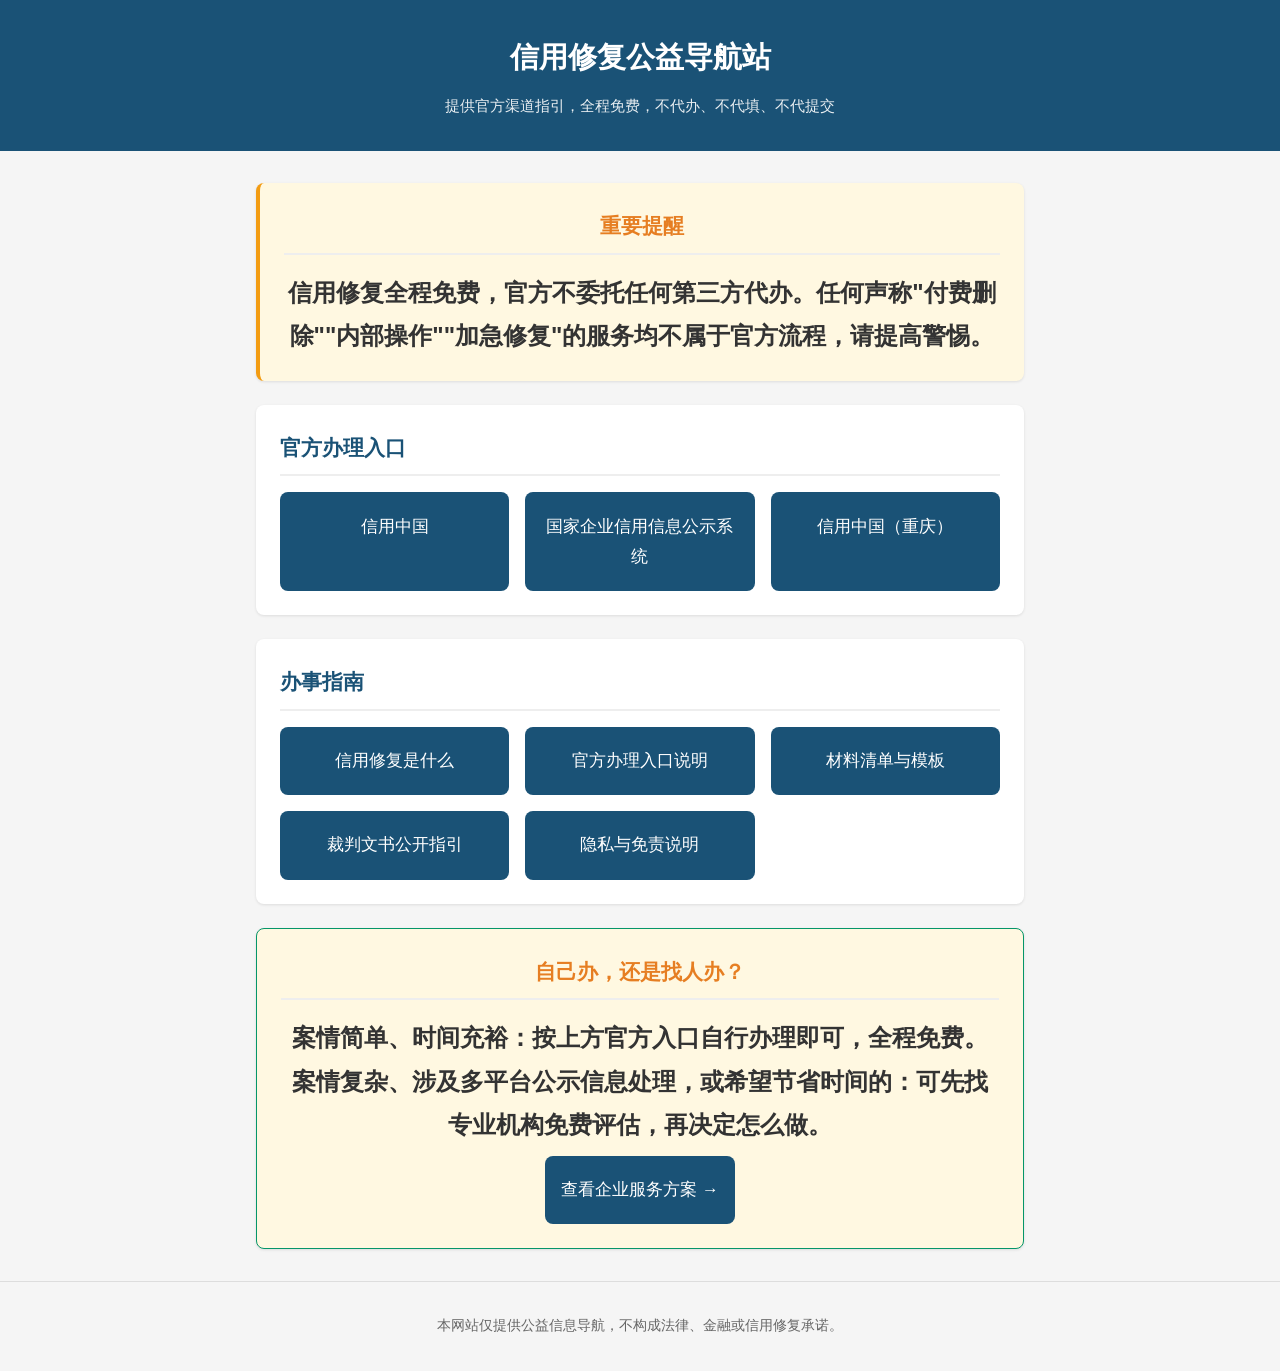
<file: index.html>
<!DOCTYPE html>
<html lang="zh-CN">
<head>
  <meta charset="UTF-8">
  <meta name="viewport" content="width=device-width, initial-scale=1.0">
  <title>信用修复公益导航站</title>
  <link rel="stylesheet" href="css/style.css">
<base target="_blank">
</head>
<body>

<header class="site-header">
  <h1>信用修复公益导航站</h1>
  <p>提供官方渠道指引，全程免费，不代办、不代填、不代提交</p>
</header>

<main class="main-content">

 <section class="notice-box" style="text-align: center;">
    <h2>重要提醒</h2>
    <p>信用修复全程免费，官方不委托任何第三方代办。任何声称"付费删除""内部操作""加急修复"的服务均不属于官方流程，请提高警惕。</p>
  </section>

  <section>
    <h2>官方办理入口</h2>
    <div class="entry-grid">
      <a href="https://www.creditchina.gov.cn/" target="_blank" rel="noopener" class="entry-card">信用中国</a>
      <a href="https://www.gsxt.gov.cn/" target="_blank" rel="noopener" class="entry-card">国家企业信用信息公示系统</a>
      <a href="https://www.cqcredit.com/" target="_blank" rel="noopener" class="entry-card">信用中国（重庆）</a>
    </div>
  </section>

  <section>
    <h2>办事指南</h2>
    <div class="entry-grid">
      <a href="pages/restore.html" class="entry-card">信用修复是什么</a>
      <a href="pages/channels.html" class="entry-card">官方办理入口说明</a>
      <a href="pages/materials.html" class="entry-card">材料清单与模板</a>
      <a href="pages/court-docs.html" class="entry-card">裁判文书公开指引</a>
      <a href="pages/privacy.html" class="entry-card">隐私与免责说明</a>
    </div>
  </section>

  <!-- 服务导流条：新增（复用现有 notice-box / entry-card 样式，风格统一） -->
  <section class="notice-box" style="text-align:center;background:#f0f7f4;border:1px solid #059669;">
    <h2>自己办，还是找人办？</h2>
    <p>案情简单、时间充裕：按上方官方入口自行办理即可，全程免费。<br>
    案情复杂、涉及多平台公示信息处理，或希望节省时间的：可先找专业机构免费评估，再决定怎么做。</p>
    <a href="https://pangxing1979.github.io/credit-repair-guide2/" target="_blank" rel="noopener" class="entry-card" style="display:inline-block;margin-top:10px;">查看企业服务方案 →</a>
  </section>

</main>

<footer class="site-footer">
  <p>本网站仅提供公益信息导航，不构成法律、金融或信用修复承诺。</p>
</footer>

<script src="js/main.js"></script>
</body>
</html>
</file>
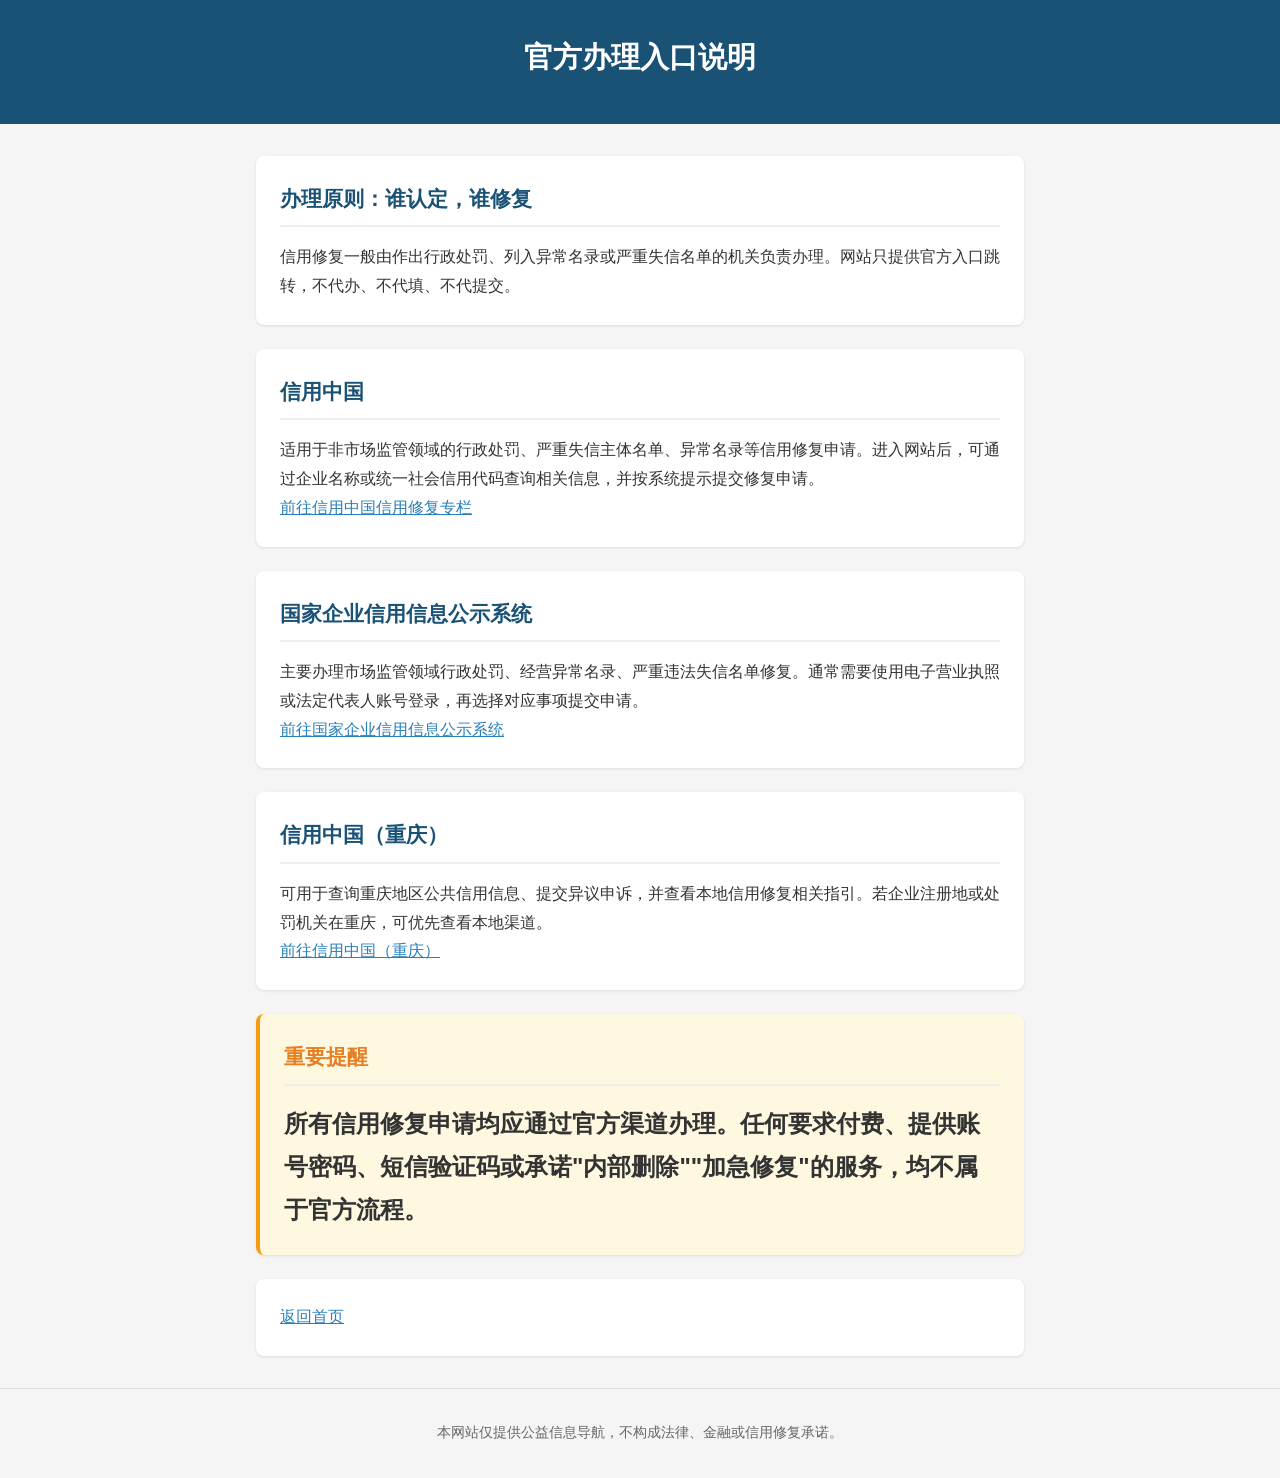
<file: pages/channels.html>
<!DOCTYPE html>
<html lang="zh-CN">
<head>
  <meta charset="UTF-8">
  <meta name="viewport" content="width=device-width, initial-scale=1.0">
  <title>官方办理入口说明</title>
  <link rel="stylesheet" href="../css/style.css">
</head>
<body>

<header class="site-header">
  <h1>官方办理入口说明</h1>
</header>

<main class="main-content">

  <section>
    <h2>办理原则：谁认定，谁修复</h2>
    <p>信用修复一般由作出行政处罚、列入异常名录或严重失信名单的机关负责办理。网站只提供官方入口跳转，不代办、不代填、不代提交。</p>
  </section>

  <section>
    <h2>信用中国</h2>
    <p>适用于非市场监管领域的行政处罚、严重失信主体名单、异常名录等信用修复申请。进入网站后，可通过企业名称或统一社会信用代码查询相关信息，并按系统提示提交修复申请。</p>
    <p><a href="https://www.creditchina.gov.cn/" target="_blank" rel="noopener">前往信用中国信用修复专栏</a></p>
  </section>

  <section>
    <h2>国家企业信用信息公示系统</h2>
    <p>主要办理市场监管领域行政处罚、经营异常名录、严重违法失信名单修复。通常需要使用电子营业执照或法定代表人账号登录，再选择对应事项提交申请。</p>
    <p><a href="https://www.gsxt.gov.cn/" target="_blank" rel="noopener">前往国家企业信用信息公示系统</a></p>
  </section>

  <section>
    <h2>信用中国（重庆）</h2>
    <p>可用于查询重庆地区公共信用信息、提交异议申诉，并查看本地信用修复相关指引。若企业注册地或处罚机关在重庆，可优先查看本地渠道。</p>
    <p><a href="https://www.cqcredit.com/" target="_blank" rel="noopener">前往信用中国（重庆）</a></p>
  </section>

  <section class="notice-box">
    <h2>重要提醒</h2>
    <p>所有信用修复申请均应通过官方渠道办理。任何要求付费、提供账号密码、短信验证码或承诺"内部删除""加急修复"的服务，均不属于官方流程。</p>
  </section>

  <section>
    <p><a href="../index.html">返回首页</a></p>
  </section>

</main>

<footer class="site-footer">
  <p>本网站仅提供公益信息导航，不构成法律、金融或信用修复承诺。</p>
</footer>

<script src="../js/main.js"></script>
</body>
</html>
</file>
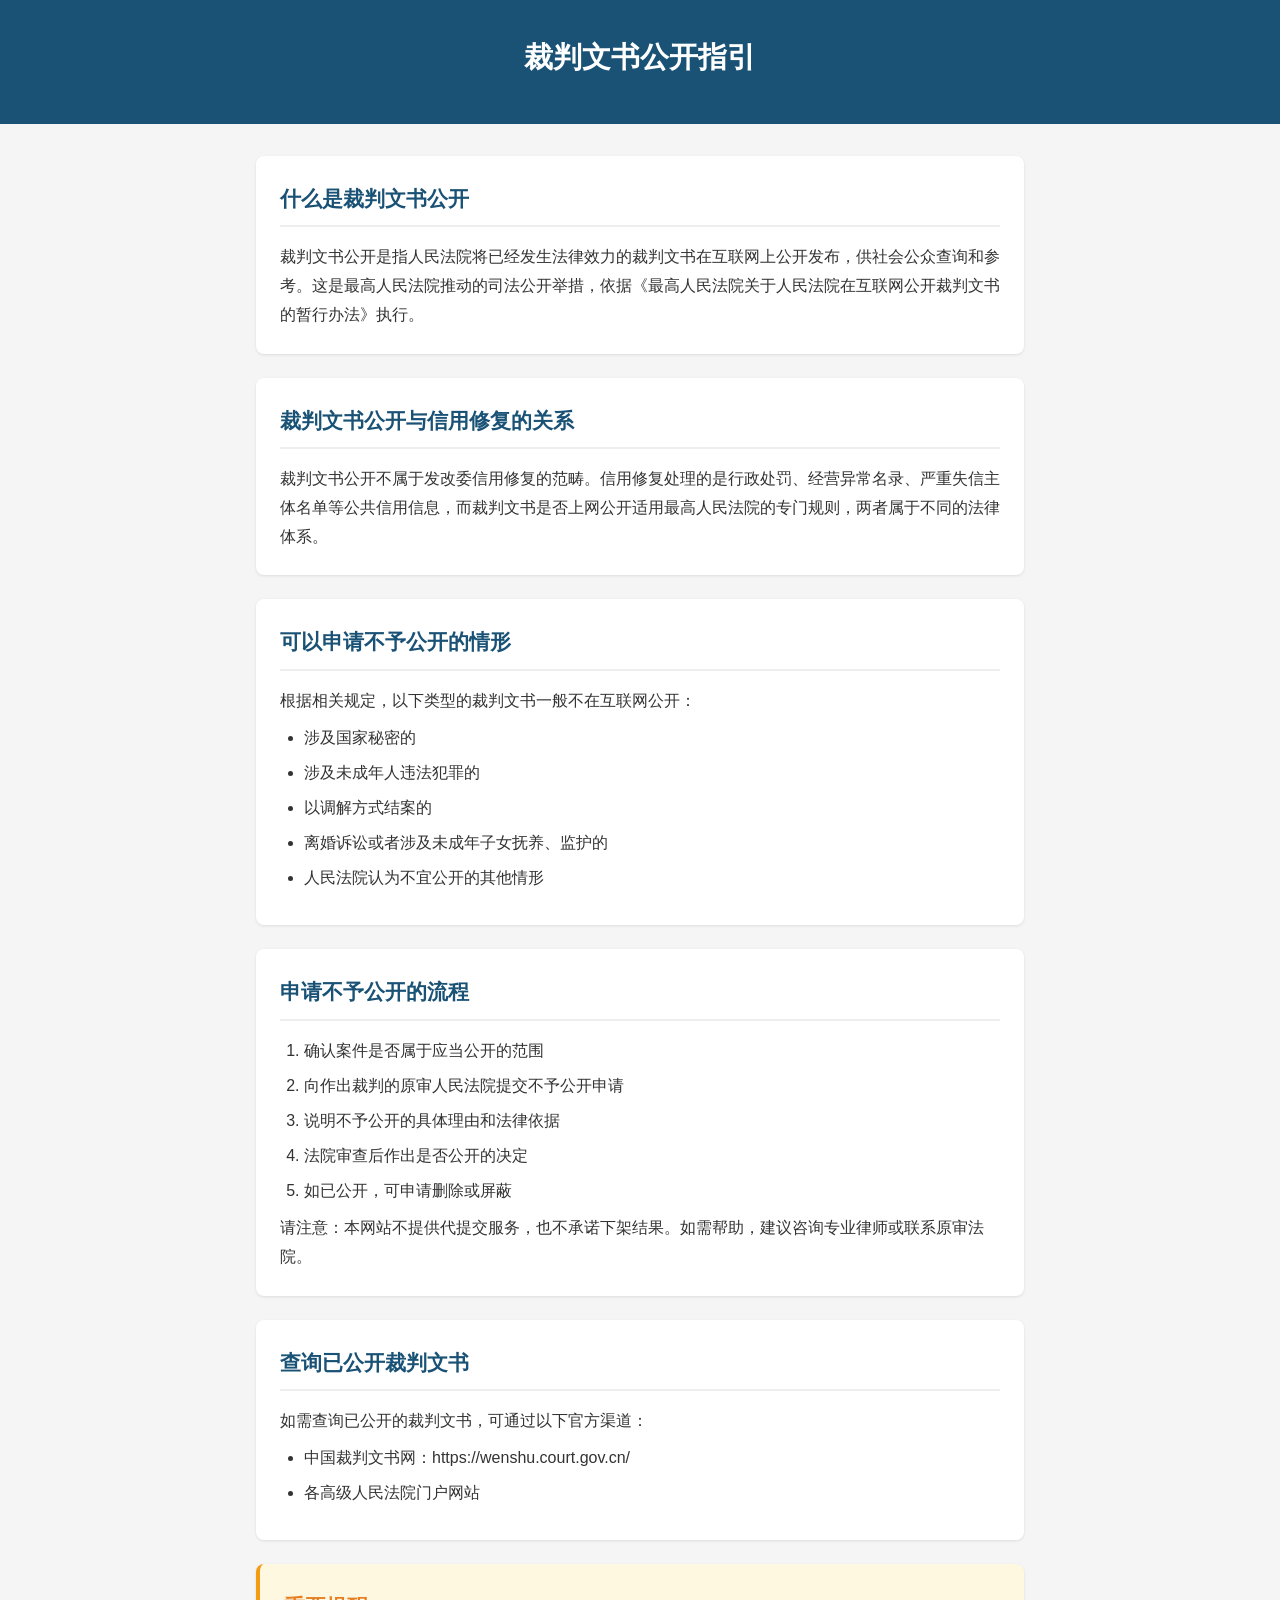
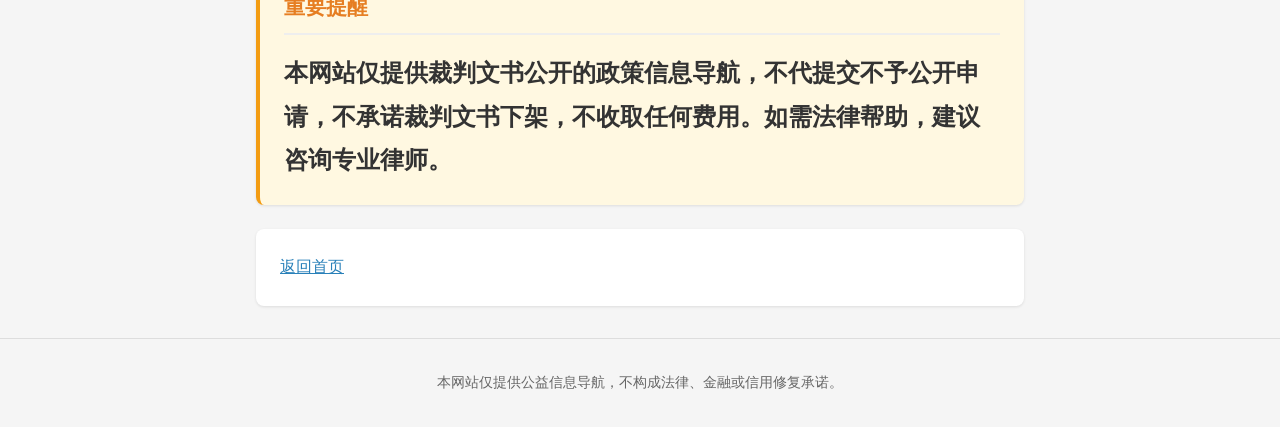
<file: pages/court-docs.html>
<!DOCTYPE html>
<html lang="zh-CN">
<head>
  <meta charset="UTF-8">
  <meta name="viewport" content="width=device-width, initial-scale=1.0">
  <title>裁判文书公开指引</title>
  <link rel="stylesheet" href="../css/style.css">
</head>
<body>

<header class="site-header">
  <h1>裁判文书公开指引</h1>
</header>

<main class="main-content">

  <section>
    <h2>什么是裁判文书公开</h2>
    <p>裁判文书公开是指人民法院将已经发生法律效力的裁判文书在互联网上公开发布，供社会公众查询和参考。这是最高人民法院推动的司法公开举措，依据《最高人民法院关于人民法院在互联网公开裁判文书的暂行办法》执行。</p>
  </section>

  <section>
    <h2>裁判文书公开与信用修复的关系</h2>
    <p>裁判文书公开不属于发改委信用修复的范畴。信用修复处理的是行政处罚、经营异常名录、严重失信主体名单等公共信用信息，而裁判文书是否上网公开适用最高人民法院的专门规则，两者属于不同的法律体系。</p>
  </section>

  <section>
    <h2>可以申请不予公开的情形</h2>
    <p>根据相关规定，以下类型的裁判文书一般不在互联网公开：</p>
    <ul>
      <li>涉及国家秘密的</li>
      <li>涉及未成年人违法犯罪的</li>
      <li>以调解方式结案的</li>
      <li>离婚诉讼或者涉及未成年子女抚养、监护的</li>
      <li>人民法院认为不宜公开的其他情形</li>
    </ul>
  </section>

  <section>
    <h2>申请不予公开的流程</h2>
    <ol>
      <li>确认案件是否属于应当公开的范围</li>
      <li>向作出裁判的原审人民法院提交不予公开申请</li>
      <li>说明不予公开的具体理由和法律依据</li>
      <li>法院审查后作出是否公开的决定</li>
      <li>如已公开，可申请删除或屏蔽</li>
    </ol>
    <p>请注意：本网站不提供代提交服务，也不承诺下架结果。如需帮助，建议咨询专业律师或联系原审法院。</p>
  </section>

  <section>
    <h2>查询已公开裁判文书</h2>
    <p>如需查询已公开的裁判文书，可通过以下官方渠道：</p>
    <ul>
      <li>中国裁判文书网：https://wenshu.court.gov.cn/</li>
      <li>各高级人民法院门户网站</li>
    </ul>
  </section>

  <section class="notice-box">
    <h2>重要提醒</h2>
    <p>本网站仅提供裁判文书公开的政策信息导航，不代提交不予公开申请，不承诺裁判文书下架，不收取任何费用。如需法律帮助，建议咨询专业律师。</p>
  </section>

  <section>
    <p><a href="../index.html">返回首页</a></p>
  </section>

</main>

<footer class="site-footer">
  <p>本网站仅提供公益信息导航，不构成法律、金融或信用修复承诺。</p>
</footer>

<script src="../js/main.js"></script>
</body>
</html>
</file>
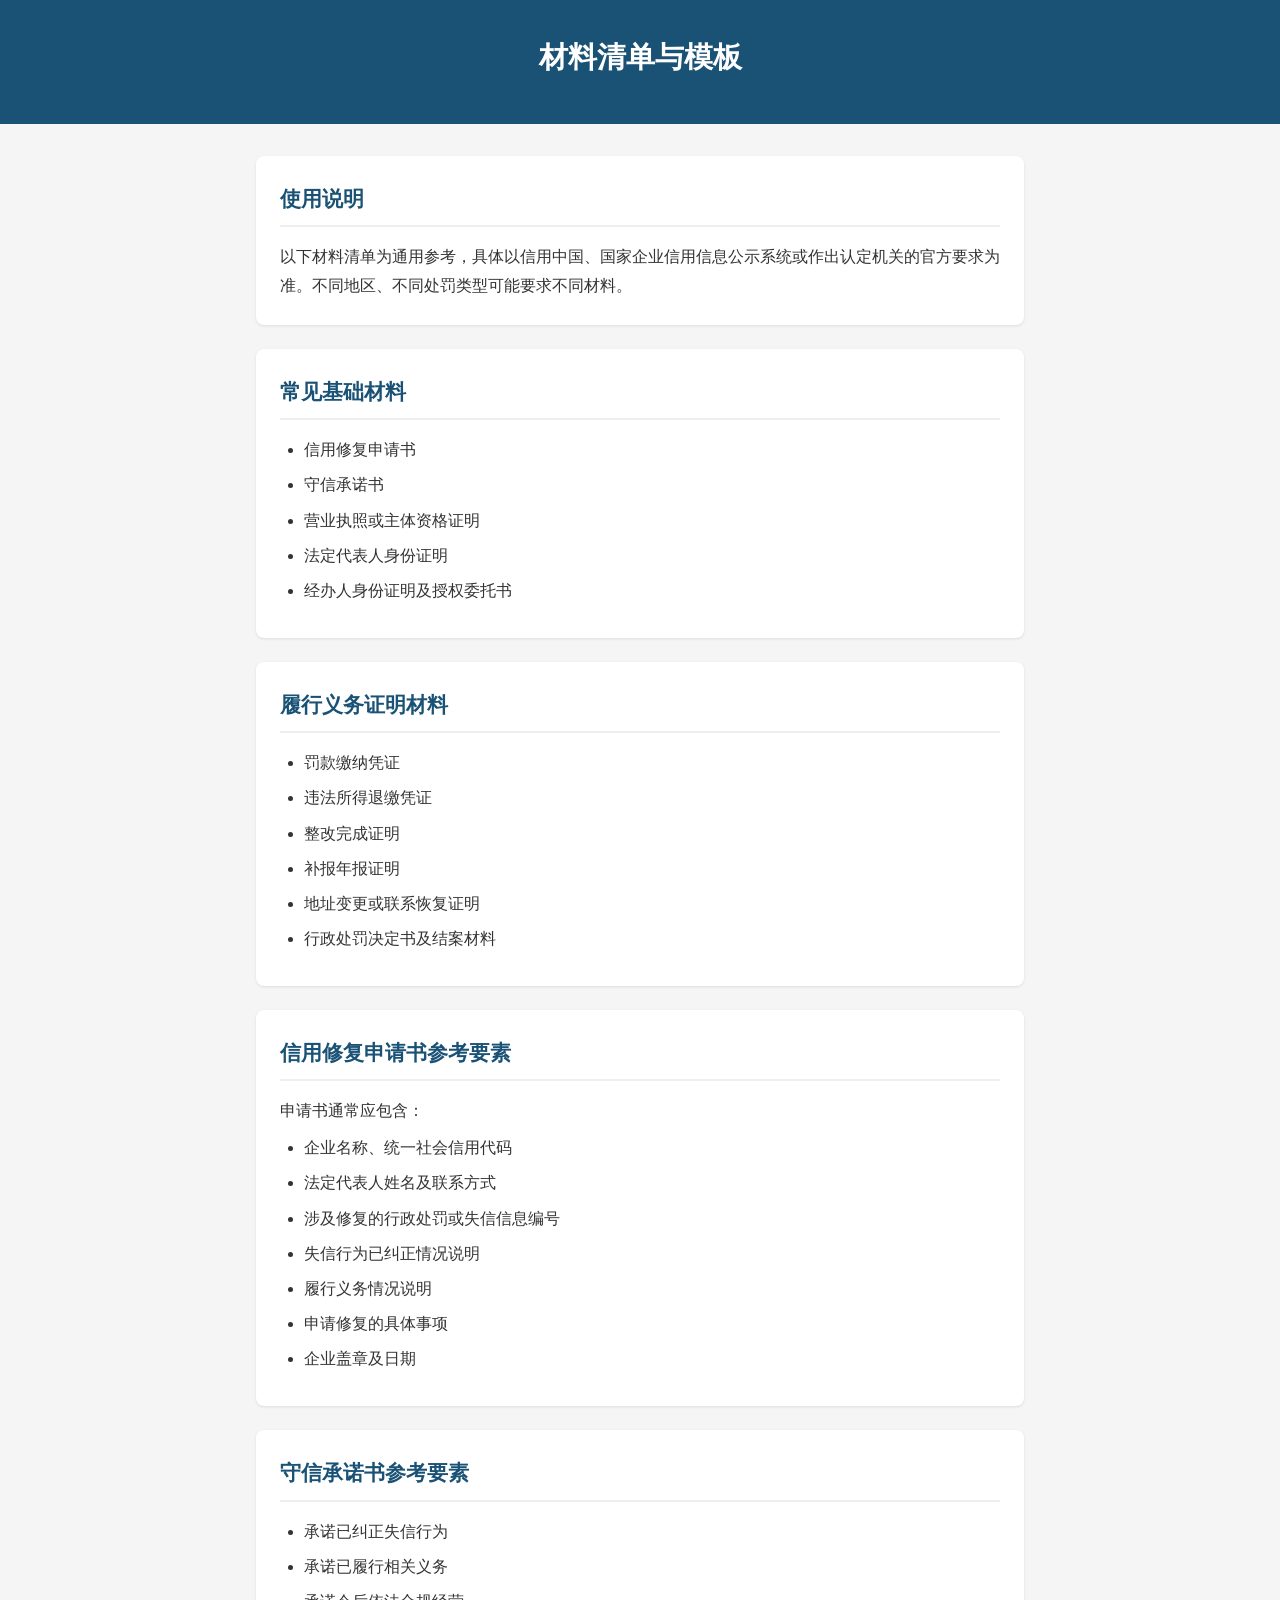
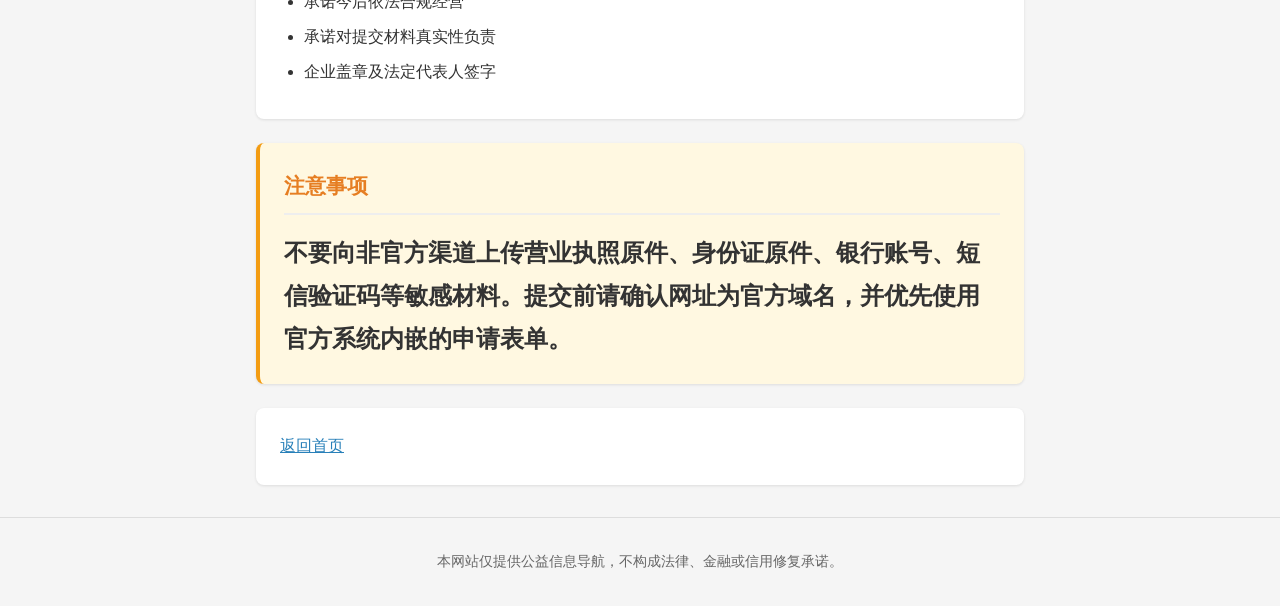
<file: pages/materials.html>
<!DOCTYPE html>
<html lang="zh-CN">
<head>
  <meta charset="UTF-8">
  <meta name="viewport" content="width=device-width, initial-scale=1.0">
  <title>材料清单与模板</title>
  <link rel="stylesheet" href="../css/style.css">
</head>
<body>

<header class="site-header">
  <h1>材料清单与模板</h1>
</header>

<main class="main-content">

  <section>
    <h2>使用说明</h2>
    <p>以下材料清单为通用参考，具体以信用中国、国家企业信用信息公示系统或作出认定机关的官方要求为准。不同地区、不同处罚类型可能要求不同材料。</p>
  </section>

  <section>
    <h2>常见基础材料</h2>
    <ul>
      <li>信用修复申请书</li>
      <li>守信承诺书</li>
      <li>营业执照或主体资格证明</li>
      <li>法定代表人身份证明</li>
      <li>经办人身份证明及授权委托书</li>
    </ul>
  </section>

  <section>
    <h2>履行义务证明材料</h2>
    <ul>
      <li>罚款缴纳凭证</li>
      <li>违法所得退缴凭证</li>
      <li>整改完成证明</li>
      <li>补报年报证明</li>
      <li>地址变更或联系恢复证明</li>
      <li>行政处罚决定书及结案材料</li>
    </ul>
  </section>

  <section>
    <h2>信用修复申请书参考要素</h2>
    <p>申请书通常应包含：</p>
    <ul>
      <li>企业名称、统一社会信用代码</li>
      <li>法定代表人姓名及联系方式</li>
      <li>涉及修复的行政处罚或失信信息编号</li>
      <li>失信行为已纠正情况说明</li>
      <li>履行义务情况说明</li>
      <li>申请修复的具体事项</li>
      <li>企业盖章及日期</li>
    </ul>
  </section>

  <section>
    <h2>守信承诺书参考要素</h2>
    <ul>
      <li>承诺已纠正失信行为</li>
      <li>承诺已履行相关义务</li>
      <li>承诺今后依法合规经营</li>
      <li>承诺对提交材料真实性负责</li>
      <li>企业盖章及法定代表人签字</li>
    </ul>
  </section>

  <section class="notice-box">
    <h2>注意事项</h2>
    <p>不要向非官方渠道上传营业执照原件、身份证原件、银行账号、短信验证码等敏感材料。提交前请确认网址为官方域名，并优先使用官方系统内嵌的申请表单。</p>
  </section>

  <section>
    <p><a href="../index.html">返回首页</a></p>
  </section>

</main>

<footer class="site-footer">
  <p>本网站仅提供公益信息导航，不构成法律、金融或信用修复承诺。</p>
</footer>

<script src="../js/main.js"></script>
</body>
</html>
</file>
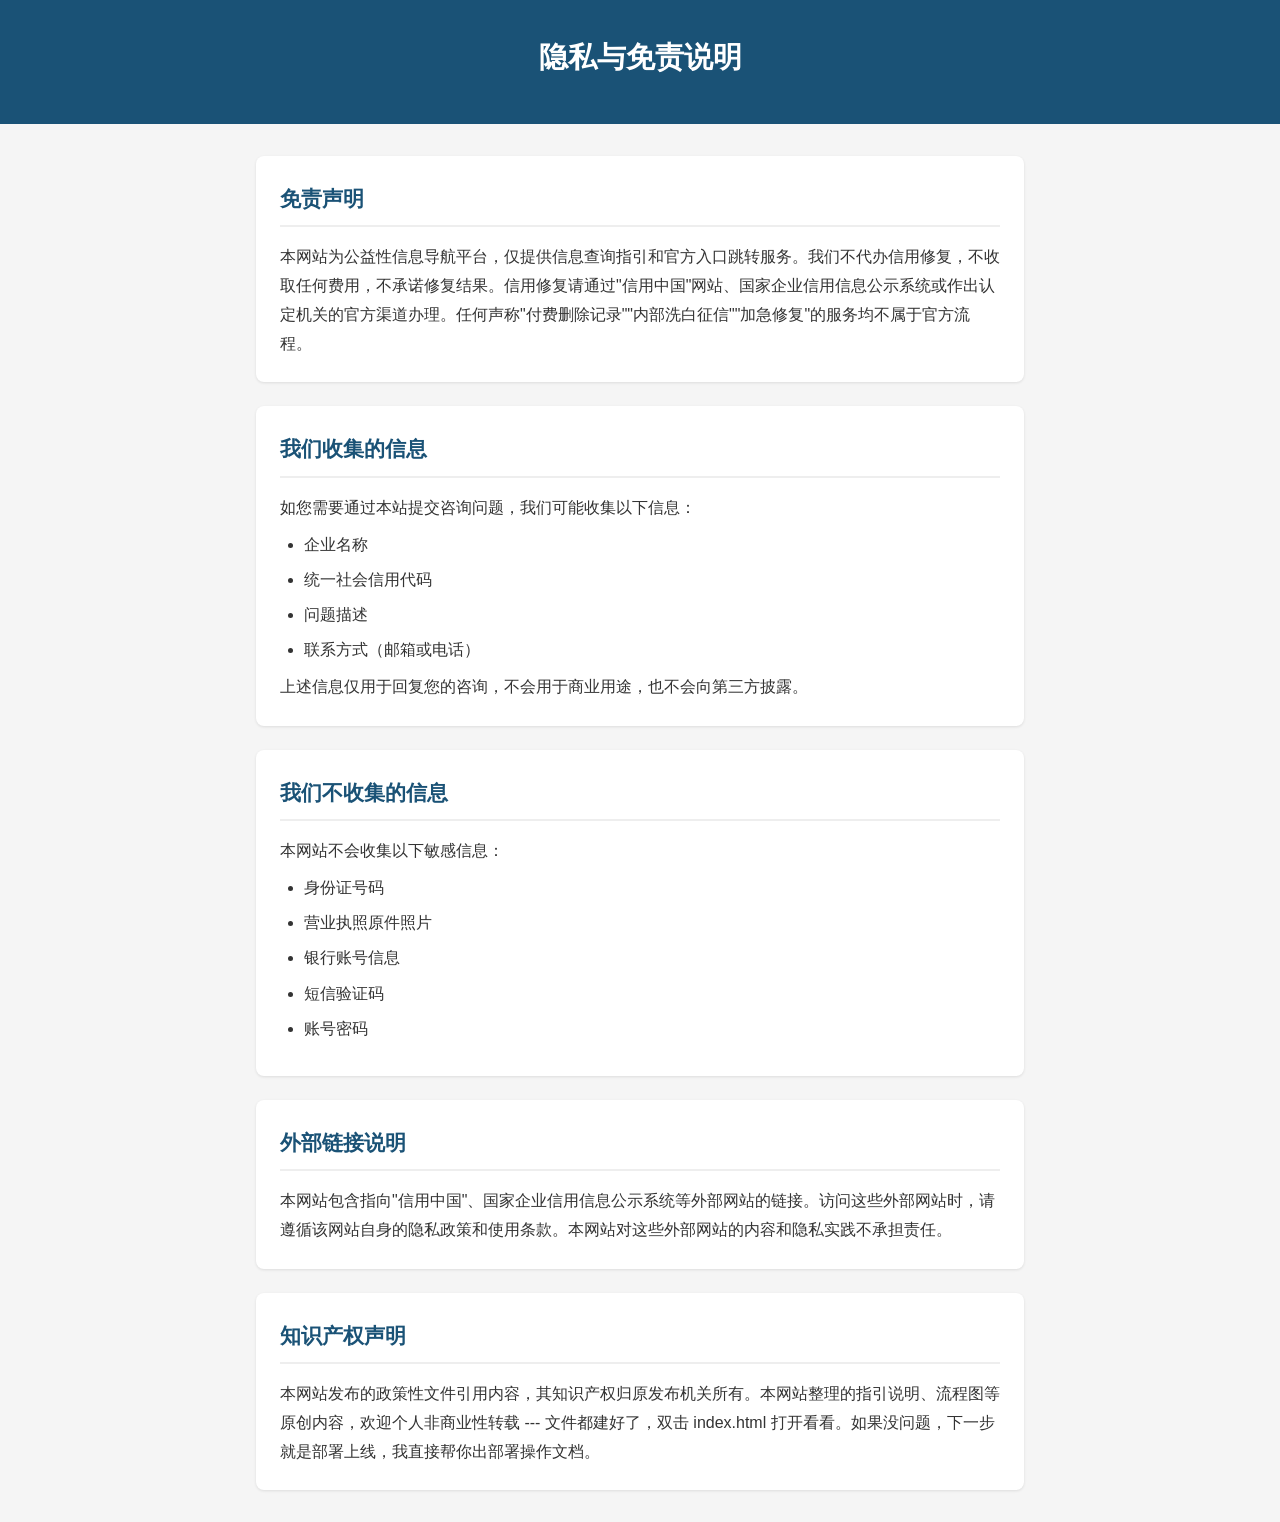
<file: pages/privacy.html>
<!DOCTYPE html>
<html lang="zh-CN">
<head>
  <meta charset="UTF-8">
  <meta name="viewport" content="width=device-width, initial-scale=1.0">
  <title>隐私与免责说明</title>
  <link rel="stylesheet" href="../css/style.css">
</head>
<body>

<header class="site-header">
  <h1>隐私与免责说明</h1>
</header>

<main class="main-content">

  <section>
    <h2>免责声明</h2>
    <p>本网站为公益性信息导航平台，仅提供信息查询指引和官方入口跳转服务。我们不代办信用修复，不收取任何费用，不承诺修复结果。信用修复请通过"信用中国"网站、国家企业信用信息公示系统或作出认定机关的官方渠道办理。任何声称"付费删除记录""内部洗白征信""加急修复"的服务均不属于官方流程。</p>
  </section>

  <section>
    <h2>我们收集的信息</h2>
    <p>如您需要通过本站提交咨询问题，我们可能收集以下信息：</p>
    <ul>
      <li>企业名称</li>
      <li>统一社会信用代码</li>
      <li>问题描述</li>
      <li>联系方式（邮箱或电话）</li>
    </ul>
    <p>上述信息仅用于回复您的咨询，不会用于商业用途，也不会向第三方披露。</p>
  </section>

  <section>
    <h2>我们不收集的信息</h2>
    <p>本网站不会收集以下敏感信息：</p>
    <ul>
      <li>身份证号码</li>
      <li>营业执照原件照片</li>
      <li>银行账号信息</li>
      <li>短信验证码</li>
      <li>账号密码</li>
    </ul>
  </section>

  <section>
    <h2>外部链接说明</h2>
    <p>本网站包含指向"信用中国"、国家企业信用信息公示系统等外部网站的链接。访问这些外部网站时，请遵循该网站自身的隐私政策和使用条款。本网站对这些外部网站的内容和隐私实践不承担责任。</p>
  </section>

  <section>
    <h2>知识产权声明</h2>
    <p>本网站发布的政策性文件引用内容，其知识产权归原发布机关所有。本网站整理的指引说明、流程图等原创内容，欢迎个人非商业性转载

---
文件都建好了，双击 index.html 打开看看。如果没问题，下一步就是部署上线，我直接帮你出部署操作文档。
</file>
<file: css/style.css>
* {
  margin: 0;
  padding: 0;
  box-sizing: border-box;
}

body {
  font-family: -apple-system, BlinkMacSystemFont, "Segoe UI", "PingFang SC", "Hiragino Sans GB", "Microsoft YaHei", sans-serif;
  line-height: 1.8;
  color: #333;
  background: #f5f5f5;
}

.site-header {
  background: #1a5276;
  color: #fff;
  padding: 2rem 1rem;
  text-align: center;
}

.site-header h1 {
  font-size: 1.8rem;
  margin-bottom: 0.5rem;
}

.site-header p {
  font-size: 0.95rem;
  opacity: 0.9;
}

.main-content {
  max-width: 800px;
  margin: 2rem auto;
  padding: 0 1rem;
}

.main-content section {
  background: #fff;
  padding: 1.5rem;
  margin-bottom: 1.5rem;
  border-radius: 8px;
  box-shadow: 0 1px 3px rgba(0,0,0,0.1);
}

.main-content h2 {
  color: #1a5276;
  margin-bottom: 1rem;
  font-size: 1.3rem;
  border-bottom: 2px solid #eee;
  padding-bottom: 0.5rem;
}

.main-content ul, .main-content ol {
  padding-left: 1.5rem;
  margin: 0.5rem 0;
}

.main-content li {
  margin-bottom: 0.4rem;
}

.notice-box {
  background: #fff8e1 !important;
  border-left: 4px solid #f39c12;
}

.notice-box h2 {
  color: #e67e22 !important;
}

.entry-grid {
  display: grid;
  grid-template-columns: repeat(auto-fit, minmax(220px, 1fr));
  gap: 1rem;
  margin-top: 1rem;
}

.entry-card {
  display: block;
  background: #1a5276;
  color: #fff;
  text-align: center;
  padding: 1.2rem 1rem;
  border-radius: 8px;
  text-decoration: none;
  font-size: 1.05rem;
  transition: background 0.2s;
}

.entry-card:hover {
  background: #2980b9;
}

.site-footer {
  text-align: center;
  padding: 2rem 1rem;
  color: #666;
  font-size: 0.85rem;
  border-top: 1px solid #ddd;
  margin-top: 2rem;
}

a {
  color: #2980b9;
}

a:hover {
  text-decoration: underline;
}
.notice-box p { font-size: 24px; font-weight: bold; }
</file>
